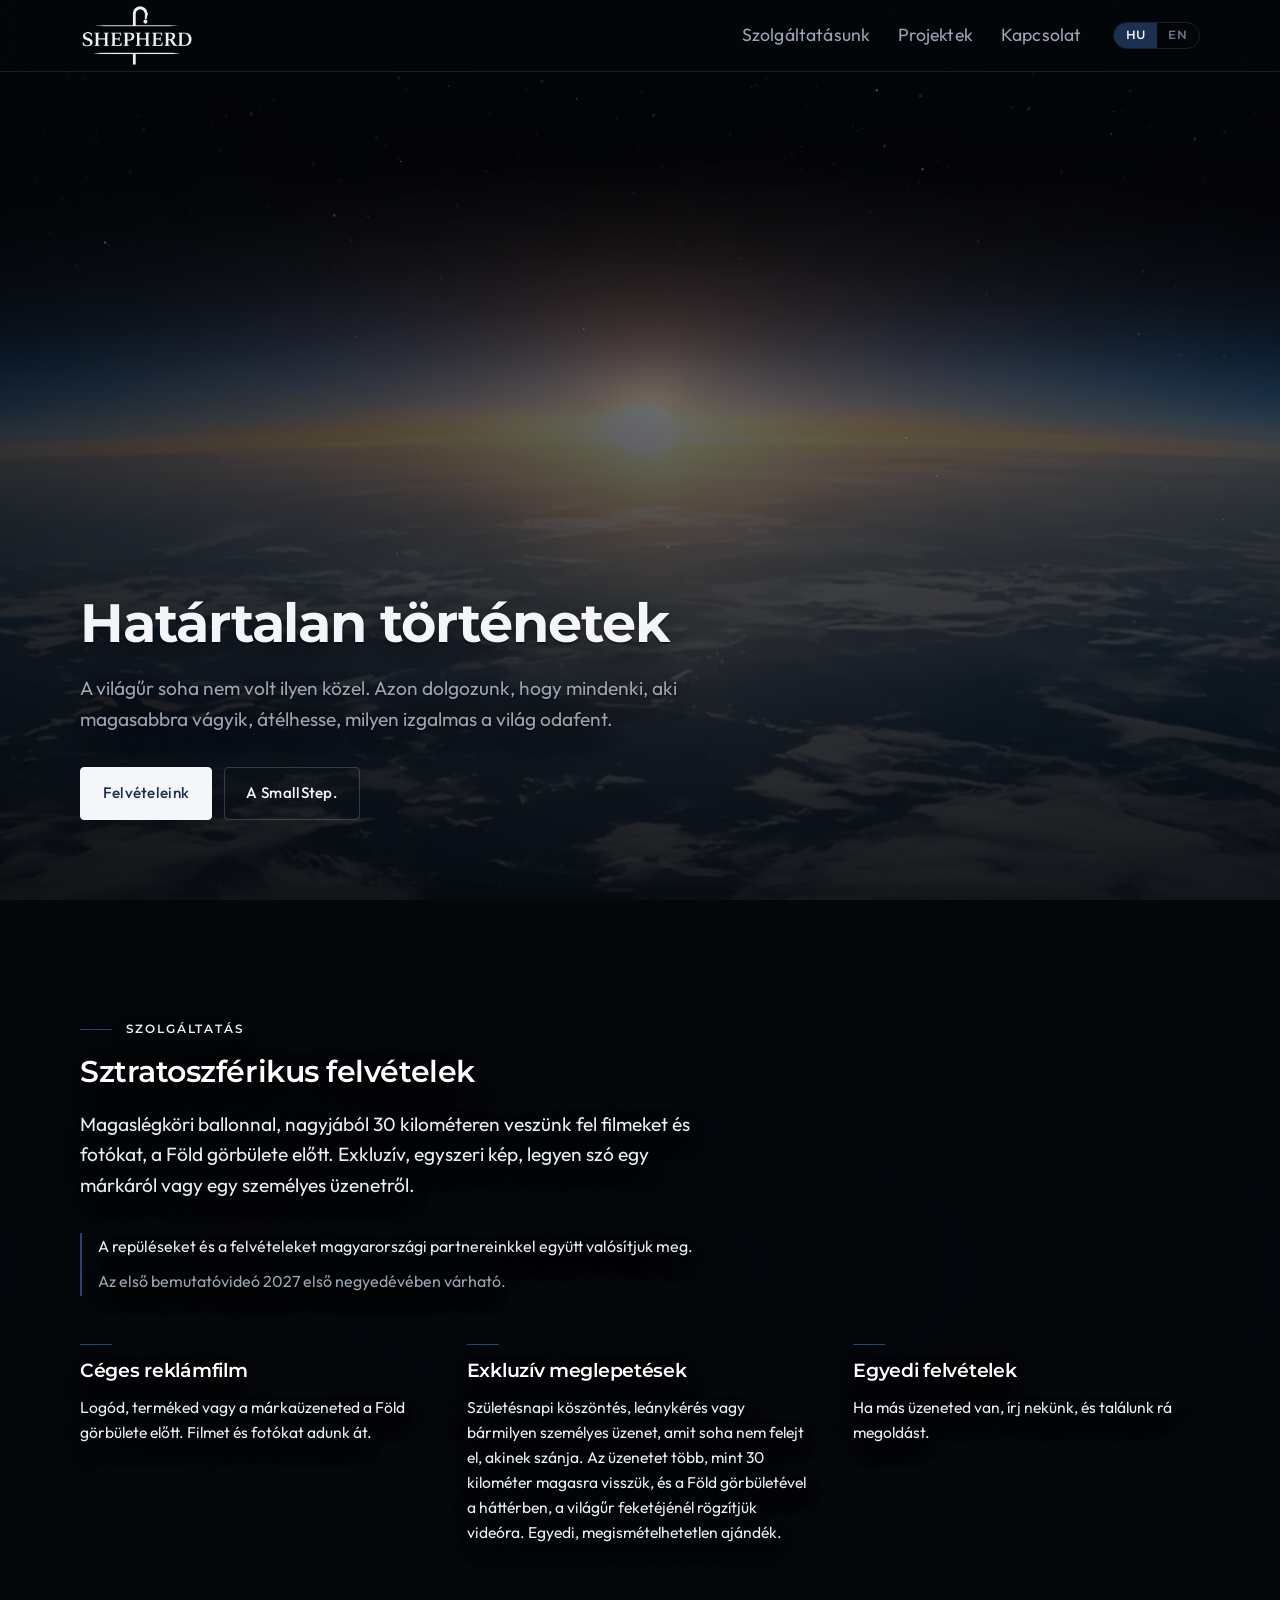
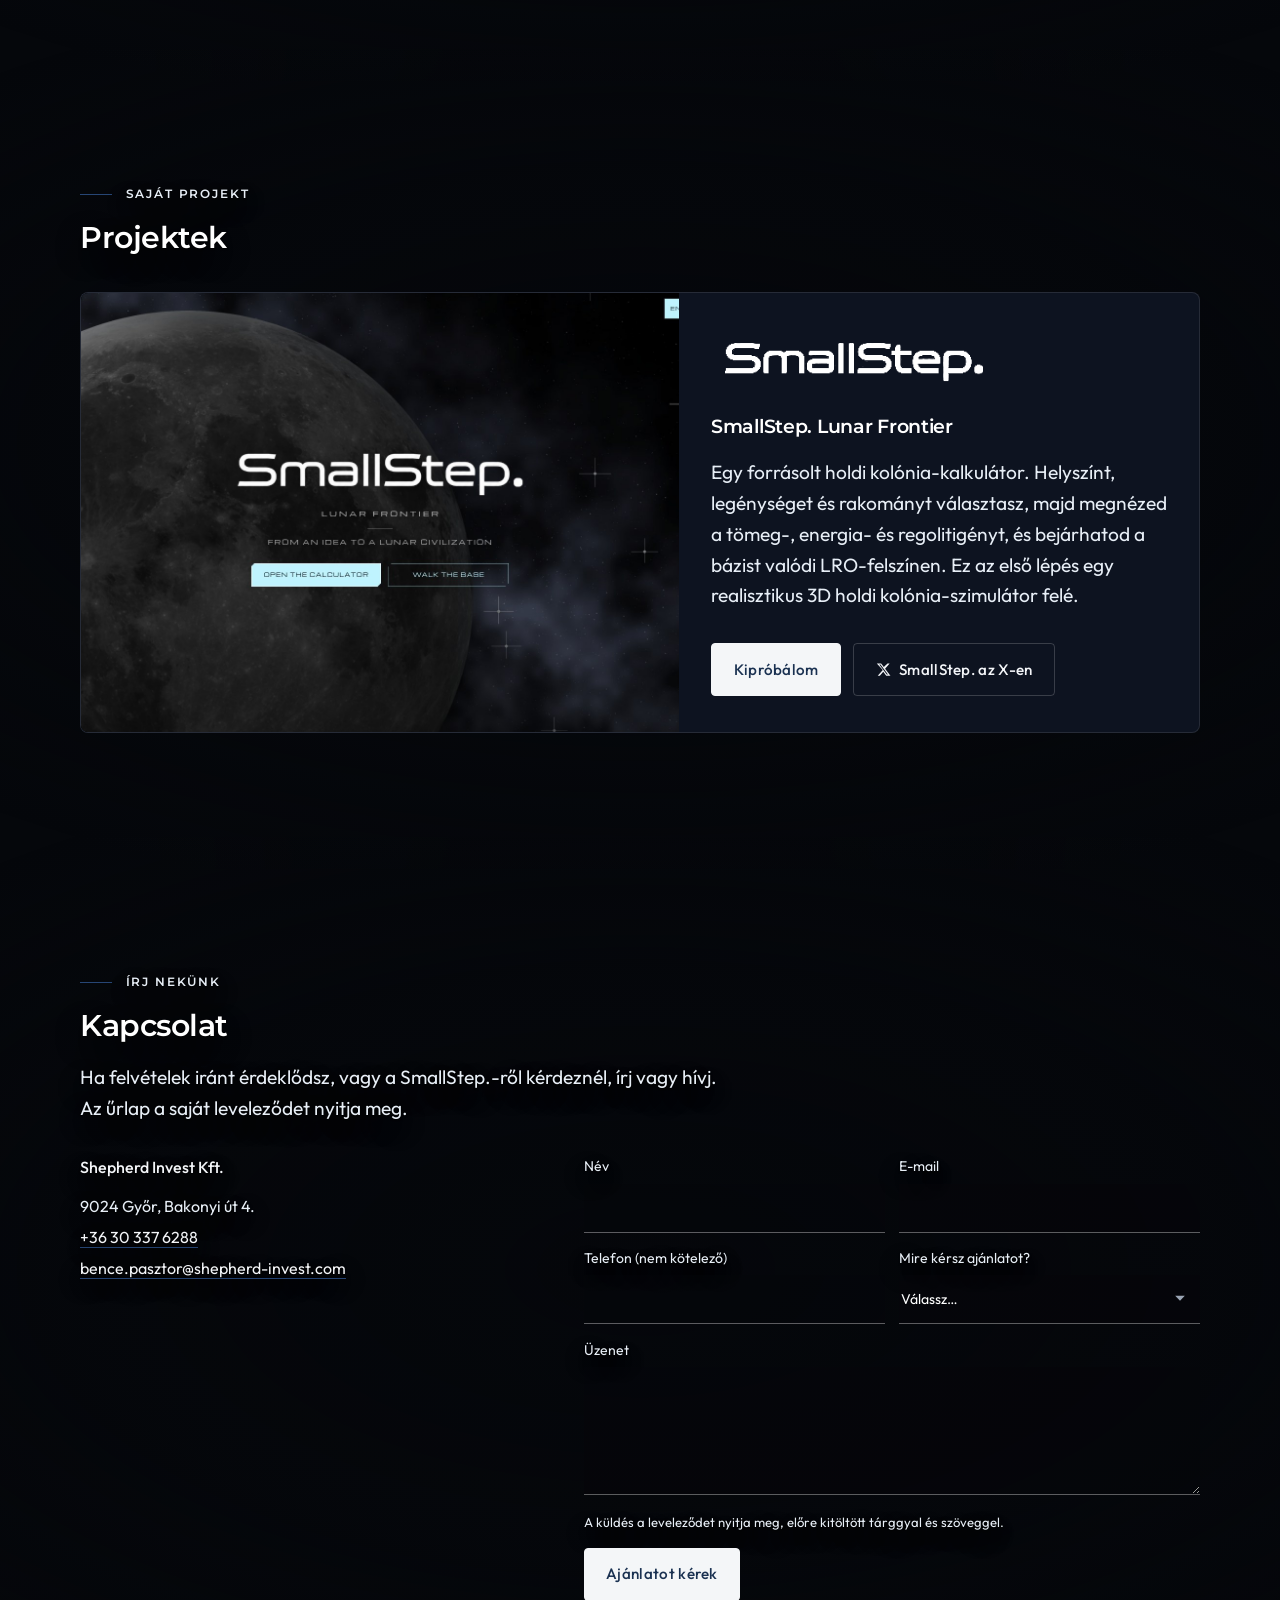
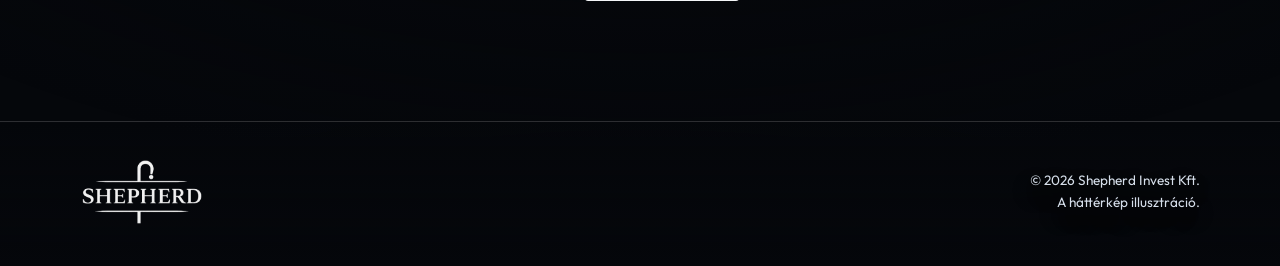
<file: index.html>
<!DOCTYPE html>
<html lang="hu">
<head>
  <meta charset="utf-8">
  <meta name="viewport" content="width=device-width, initial-scale=1">
  <title>Shepherd Invest | Sztratoszférikus felvételek és holdi projektek</title>
  <meta name="description" content="A Shepherd Invest Kft. magyar cég Győrből. Exkluzív sztratoszférikus filmeket készítünk partnereinkkel, és a SmallStep. holdi kolónia-kalkulátoron dolgozunk.">
  <link rel="canonical" href="https://shepherd-invest.com/">
  <meta property="og:type" content="website">
  <meta property="og:url" content="https://shepherd-invest.com/">
  <meta property="og:title" content="Shepherd Invest | Sztratoszférikus felvételek és holdi projektek">
  <meta property="og:description" content="A Shepherd Invest Kft. magyar cég Győrből. Exkluzív sztratoszférikus filmeket készítünk partnereinkkel, és a SmallStep. holdi kolónia-kalkulátoron dolgozunk.">
  <meta property="og:image" content="https://shepherd-invest.com/assets/og.jpg">
  <meta property="og:locale" content="hu_HU">
  <meta name="twitter:card" content="summary_large_image">
  <meta name="twitter:title" content="Shepherd Invest | Sztratoszférikus felvételek és holdi projektek">
  <meta name="twitter:description" content="A Shepherd Invest Kft. magyar cég Győrből. Exkluzív sztratoszférikus filmeket készítünk partnereinkkel, és a SmallStep. holdi kolónia-kalkulátoron dolgozunk.">
  <meta name="twitter:image" content="https://shepherd-invest.com/assets/og.jpg">
  <meta name="theme-color" content="#05070b">
  <link rel="icon" href="/favicon.ico" sizes="any">
  <link rel="icon" type="image/png" href="/assets/favicon.png">
  <link rel="apple-touch-icon" href="/assets/apple-touch-icon.png">
  <link rel="preconnect" href="https://fonts.googleapis.com">
  <link rel="preconnect" href="https://fonts.gstatic.com" crossorigin>
  <link href="https://fonts.googleapis.com/css2?family=Montserrat:wght@600;700&family=Outfit:wght@300;400;500;600&display=swap" rel="stylesheet">
  <link rel="stylesheet" href="/css/style.css?v=20261113r">
</head>
<body>
  <div class="earth-bg" id="earthBg" aria-hidden="true">
    <img class="earth-photo" id="earthPhoto" src="/assets/hero-2560.jpg" srcset="/assets/hero-2560.webp 2560w, /assets/hero-3840.webp 3840w" sizes="(max-width: 900px) 100vw, 180vw" alt="" width="2560" height="1440">
  </div>
  <canvas id="stars" aria-hidden="true"></canvas>

  <a class="skip" href="#main" data-i18n="nav.skip">Ugrás a tartalomra</a>

  <header class="header">
    <div class="header-inner">
      <a class="logo" href="#top">
        <img src="/assets/logo.png" width="767" height="419" alt="Shepherd">
      </a>
      <button class="nav-toggle" type="button" aria-expanded="false" data-i18n-aria="nav.menu" aria-label="Menü">
        <span></span><span></span><span></span>
      </button>
      <nav class="nav" aria-label="Primary">
        <a href="#filming" data-i18n="nav.filming">Szolgáltatásunk</a>
        <a href="#projects" data-i18n="nav.projects">Projektek</a>
        <a href="#contact" data-i18n="nav.contact">Kapcsolat</a>
        <div class="lang" role="group" aria-label="Language">
          <button type="button" data-lang="hu" aria-pressed="true">HU</button>
          <button type="button" data-lang="en" aria-pressed="false">EN</button>
        </div>
      </nav>
    </div>
  </header>

  <main id="main">
    <section class="hero" id="top">
      <div class="wrap">
        <div class="hero-copy">
          <h1 data-i18n="hero.title">Határtalan történetek</h1>
          <p class="lead" data-i18n="hero.lead">A világűr soha nem volt ilyen közel. Azon dolgozunk, hogy mindenki, aki magasabbra vágyik, átélhesse, milyen izgalmas a világ odafent.</p>
          <div class="btn-row">
            <a class="btn btn-primary" href="#filming" data-i18n="hero.cta1">Felvételeink</a>
            <a class="btn btn-ghost" href="#projects" data-i18n="hero.cta2">A SmallStep.</a>
          </div>
        </div>
      </div>
    </section>

    <section class="section" id="filming">
      <div class="wrap">
        <div class="reveal">
          <p class="kicker" data-i18n="film.kicker">Szolgáltatás</p>
          <h2 data-i18n="film.title">Sztratoszférikus felvételek</h2>
          <p class="lead" data-i18n="film.lead">Magaslégköri ballonnal, nagyjából 30 kilométeren veszünk fel filmeket és fotókat, a Föld görbülete előtt. Exkluzív, egyszeri kép, legyen szó egy márkáról vagy egy személyes üzenetről.</p>
          <div class="note">
            <p data-i18n="film.partners">A repüléseket és a felvételeket magyarországi partnereinkkel együtt valósítjuk meg.</p>
            <p class="muted" data-i18n="film.demo">Az első bemutatóvideó 2027 első negyedévében várható.</p>
          </div>
        </div>

        <div class="offers">
          <article class="card reveal">
            <h3 data-i18n="film.o1.t">Céges reklámfilm</h3>
            <p data-i18n="film.o1.x">Logód, terméked vagy a márkaüzeneted a Föld görbülete előtt. Filmet és fotókat adunk át.</p>
          </article>
          <article class="card reveal">
            <h3 data-i18n="film.o2.t">Exkluzív meglepetések</h3>
            <p data-i18n="film.o2.x">Születésnapi köszöntés, leánykérés vagy bármilyen személyes üzenet, amit soha nem felejt el, akinek szánja. Az üzenetet több, mint 30 kilométer magasra visszük, és a Föld görbületével a háttérben, a világűr feketéjénél rögzítjük videóra. Egyedi, megismételhetetlen ajándék.</p>
          </article>
          <article class="card reveal">
            <h3 data-i18n="film.o3.t">Egyedi felvételek</h3>
            <p data-i18n="film.o3.x">Ha más üzeneted van, írj nekünk, és találunk rá megoldást.</p>
          </article>
        </div>
      </div>
    </section>

    <section class="section" id="projects">
      <div class="wrap">
        <div class="reveal">
          <p class="kicker" data-i18n="proj.kicker">Saját projekt</p>
          <h2 data-i18n="proj.title">Projektek</h2>
        </div>
        <article class="project reveal">
          <div class="project-shot">
            <img src="/assets/smallstep-shot.jpg" alt="SmallStep. Lunar Frontier" width="1440" height="900" loading="lazy">
          </div>
          <div class="project-body">
            <img class="project-mark" src="/assets/smallstep-mark.png" alt="SmallStep." width="400" height="400">
            <h3 data-i18n="proj.name">SmallStep. Lunar Frontier</h3>
            <p class="lead" data-i18n="proj.body">Egy forrásolt holdi kolónia-kalkulátor. Helyszínt, legénységet és rakományt választasz, majd megnézed a tömeg-, energia- és regolitigényt, és bejárhatod a bázist valódi LRO-felszínen. Ez az első lépés egy realisztikus 3D holdi kolónia-szimulátor felé.</p>
            <div class="btn-row">
              <a class="btn btn-primary" data-smallstep-url href="https://smallstep.shepherd-invest.com/start/" target="_blank" rel="noopener noreferrer" data-i18n="proj.cta">Kipróbálom</a>
              <a class="btn btn-ghost" data-smallstep-x href="https://x.com/SmallStepLunar" target="_blank" rel="noopener noreferrer">
                <svg class="icon" viewBox="0 0 24 24" aria-hidden="true"><path fill="currentColor" d="M18.244 2.25h3.308l-7.227 8.26 8.502 11.24H16.17l-4.714-6.231-5.401 6.231H2.744l7.995-9.14L1.254 2.25H8.08l4.253 5.622L18.244 2.25zm-1.161 17.52h1.833L7.084 4.126H5.117z"/></svg>
                <span data-i18n="proj.x">SmallStep. az X-en</span>
              </a>
            </div>
          </div>
        </article>
      </div>
    </section>

    <section class="section" id="contact">
      <div class="wrap">
        <div class="reveal">
          <p class="kicker" data-i18n="contact.kicker">Írj nekünk</p>
          <h2 data-i18n="contact.title">Kapcsolat</h2>
          <p class="lead" data-i18n="contact.lead">Ha felvételek iránt érdeklődsz, vagy a SmallStep.-ről kérdeznél, írj vagy hívj. Az űrlap a saját leveleződet nyitja meg.</p>
        </div>
        <div class="contact-grid">
          <div class="contact-details reveal">
            <p class="name">Shepherd Invest Kft.</p>
            <p>9024 Győr, Bakonyi út 4.</p>
            <p><a href="tel:+36303376288">+36 30 337 6288</a></p>
            <p><a href="mailto:bence.pasztor@shepherd-invest.com">bence.pasztor@shepherd-invest.com</a></p>
          </div>
          <form id="quote-form" class="reveal" novalidate>
            <div class="form-row">
              <label>
                <span data-i18n="form.name">Név</span>
                <input class="field" type="text" name="name" required maxlength="200" autocomplete="name">
              </label>
              <label>
                <span data-i18n="form.email">E-mail</span>
                <input class="field" type="email" name="email" required maxlength="255" autocomplete="email">
              </label>
            </div>
            <div class="form-row">
              <label>
                <span data-i18n="form.phone">Telefon (nem kötelező)</span>
                <input class="field" type="tel" name="phone" maxlength="50" autocomplete="tel">
              </label>
              <label>
                <span data-i18n="form.service">Mire kérsz ajánlatot?</span>
                <select name="service" required>
                  <option value="" data-i18n="form.select">Válassz…</option>
                  <option value="corporate" data-i18n="form.s.corporate">Céges reklámfilm</option>
                  <option value="surprise" data-i18n="form.s.surprise">Exkluzív meglepetés</option>
                  <option value="other" data-i18n="form.s.other">Egyéb</option>
                </select>
              </label>
            </div>
            <label>
              <span data-i18n="form.message">Üzenet</span>
              <textarea name="message" required maxlength="5000"></textarea>
            </label>
            <p class="form-hint" data-i18n="form.hint">A küldés a leveleződet nyitja meg, előre kitöltött tárggyal és szöveggel.</p>
            <p id="form-error" class="form-hint" hidden style="color:#e8b4b4"></p>
            <div>
              <button class="btn btn-primary" type="submit" data-i18n="form.send">Ajánlatot kérek</button>
            </div>
          </form>
        </div>
      </div>
    </section>
  </main>

  <footer class="footer">
    <div class="wrap footer-inner">
      <a class="logo" href="#top">
        <img src="/assets/logo.png" width="767" height="419" alt="Shepherd">
      </a>
      <div class="footer-meta">
        <p data-i18n="foot.copy">© 2026 Shepherd Invest Kft.</p>
        <p class="footer-credit" data-i18n="foot.illu">A háttérkép illusztráció.</p>
      </div>
    </div>
  </footer>

  <script src="/js/main.js?v=20261113r"></script>
</body>
</html>
</file>
<file: css/style.css>
/* Shepherd Invest Kft. site styles. Brand navy #1a3151. */

:root {
  --bg: #05070b;
  --bg-2: #0a0f18;
  --bg-card: #0d1320;
  --navy: #1a3151;
  --navy-lift: #274675;
  --navy-soft: rgba(26, 49, 81, 0.55);
  --text: #f3f5f8;
  --muted: #9aa5b4;
  --faint: #6d7888;
  --line: rgba(255, 255, 255, 0.1);
  --line-strong: rgba(255, 255, 255, 0.18);
  --cream: #f4f6f8;
  --font-display: "Montserrat", system-ui, sans-serif;
  --font-body: "Outfit", system-ui, sans-serif;
  --max: 1120px;
  --pad: clamp(1.25rem, 4vw, 2.25rem);
  --radius: 6px;
  --header-h: 4.5rem;
}

*,
*::before,
*::after { box-sizing: border-box; }

html {
  scroll-behavior: smooth;
  background: var(--bg);
}

html, body {
  margin: 0;
  padding: 0;
  max-width: 100%;
  overflow-x: hidden;
}

body {
  font-family: var(--font-body);
  font-weight: 400;
  color: var(--text);
  background: var(--bg);
  line-height: 1.6;
  min-height: 100vh;
  -webkit-font-smoothing: antialiased;
}

img { max-width: 100%; height: auto; display: block; }
button, input, select, textarea { font: inherit; color: inherit; }
a { color: inherit; }

#stars {
  position: fixed;
  inset: 0;
  width: 100%;
  height: 100%;
  z-index: 1;
  pointer-events: none;
}

/* Fixed Earth behind the whole page. Not background-attachment (broken on iOS). */
.earth-bg {
  position: fixed;
  z-index: 0;
  left: 0;
  top: 0;
  width: 100%;
  height: 100vh;
  height: 100lvh;
  overflow: hidden;
  pointer-events: none;
  background: var(--bg);
}
.earth-bg::after {
  content: "";
  position: absolute;
  inset: 0;
  background: rgba(5, 7, 11, 0.36);
  pointer-events: none;
}
.earth-photo {
  position: absolute;
  width: 250%;
  height: 195%;
  left: -75%;
  top: -42%;
  max-width: none;
  object-fit: cover;
  object-position: 50% 40%;
  transform-origin: 50% 140%;
  will-change: transform, opacity;
}
@media (orientation: portrait) {
  .earth-photo {
    width: 410%;
    height: 215%;
    left: -155%;
    top: -44%;
  }
}

.skip {
  position: absolute;
  left: 1rem;
  top: -4rem;
  z-index: 80;
  background: var(--cream);
  color: var(--navy);
  padding: 0.5rem 0.9rem;
  border-radius: 4px;
  text-decoration: none;
  font-weight: 500;
}
.skip:focus { top: 1rem; }

/* ---------- Header ---------- */

.header {
  position: fixed;
  inset: 0 0 auto 0;
  z-index: 40;
  height: var(--header-h);
  display: flex;
  align-items: center;
  backdrop-filter: blur(16px);
  -webkit-backdrop-filter: blur(16px);
  background: rgba(5, 7, 11, 0.72);
  border-bottom: 1px solid var(--line);
}

.header-inner {
  width: 100%;
  max-width: calc(var(--max) + 2 * var(--pad));
  margin: 0 auto;
  padding: 0 var(--pad);
  display: flex;
  align-items: center;
  justify-content: space-between;
  gap: 1rem;
}

.logo {
  display: flex;
  align-items: center;
  flex-shrink: 0;
}
.logo img {
  height: 48px;
  width: auto;
}

.nav-toggle {
  display: none;
  width: 42px;
  height: 42px;
  border: 1px solid var(--line);
  background: transparent;
  border-radius: 4px;
  cursor: pointer;
  align-items: center;
  justify-content: center;
  flex-direction: column;
  gap: 5px;
  padding: 0;
}
.nav-toggle span {
  display: block;
  width: 18px;
  height: 1.5px;
  background: var(--text);
  transition: transform 0.2s, opacity 0.2s;
}
.nav-toggle[aria-expanded="true"] span:nth-child(1) { transform: translateY(6.5px) rotate(45deg); }
.nav-toggle[aria-expanded="true"] span:nth-child(2) { opacity: 0; }
.nav-toggle[aria-expanded="true"] span:nth-child(3) { transform: translateY(-6.5px) rotate(-45deg); }

.nav {
  display: flex;
  align-items: center;
  gap: 1.75rem;
}

.nav a {
  text-decoration: none;
  font-size: 0.92rem;
  font-weight: 400;
  color: var(--muted);
  letter-spacing: 0.01em;
  transition: color 0.15s;
}
.nav a:hover,
.nav a:focus-visible { color: var(--text); }

.lang {
  display: inline-flex;
  border: 1px solid var(--line);
  border-radius: 999px;
  overflow: hidden;
  margin-left: 0.25rem;
}
.lang button {
  appearance: none;
  border: 0;
  background: transparent;
  color: var(--faint);
  padding: 0.28rem 0.7rem;
  font-size: 0.72rem;
  font-family: var(--font-display);
  font-weight: 600;
  letter-spacing: 0.06em;
  cursor: pointer;
  line-height: 1.4;
}
.lang button[aria-pressed="true"] {
  background: var(--navy);
  color: var(--text);
}
.lang button:hover { color: var(--text); }

/* ---------- Layout ---------- */

main { position: relative; z-index: 2; background: transparent; }

.wrap {
  width: 100%;
  max-width: calc(var(--max) + 2 * var(--pad));
  margin: 0 auto;
  padding: 0 var(--pad);
}

.section {
  position: relative;
  padding: clamp(4.5rem, 10vw, 7.5rem) 0;
  background: transparent;
  color: #eef3f8;
}
.section .wrap,
.notfound .wrap {
  position: relative;
  z-index: 1;
}
.section::before,
.notfound::before {
  content: "";
  position: absolute;
  z-index: 0;
  left: -40vw;
  right: -40vw;
  top: -1rem;
  bottom: -1rem;
  pointer-events: none;
  background: radial-gradient(ellipse 55% 70% at 50% 48%, rgba(5, 7, 11, 0.78) 0%, rgba(5, 7, 11, 0.5) 46%, rgba(5, 7, 11, 0.16) 70%, rgba(5, 7, 11, 0) 82%);
}
.section h2,
.section h3,
.notfound h1 {
  color: #fff;
}
.section p,
.section .lead,
.section li,
.notfound p {
  color: #e7eef6;
}
.section,
.notfound,
.footer,
.hero-copy {
  text-shadow: 0 1px 2px rgba(0, 0, 0, 0.72), 0 10px 28px rgba(0, 0, 0, 0.45);
}
.btn,
input,
select,
textarea {
  text-shadow: none;
}

.kicker {
  font-family: var(--font-display);
  font-weight: 600;
  font-size: 0.72rem;
  letter-spacing: 0.16em;
  text-transform: uppercase;
  color: #c5d0de;
  margin: 0 0 1rem;
  display: flex;
  align-items: center;
  gap: 0.85rem;
}
.kicker::before {
  content: "";
  width: 2rem;
  height: 1px;
  background: var(--navy-lift);
  flex-shrink: 0;
}

h1, h2, h3 {
  font-family: var(--font-display);
  font-weight: 600;
  line-height: 1.2;
  letter-spacing: -0.015em;
  margin: 0;
}

h1 {
  font-size: clamp(1.7rem, 4.6vw, 3.35rem);
  line-height: 1.2;
}
.hero h1 {
  font-weight: 700;
  font-size: clamp(1.85rem, 4.4vw, 3.35rem);
  letter-spacing: -0.02em;
}

h2 {
  font-size: clamp(1.25rem, 2.8vw, 1.9rem);
}

h3 {
  font-size: 1.2rem;
  line-height: 1.35;
}

.lead {
  font-size: clamp(1.05rem, 1.6vw, 1.2rem);
  color: var(--muted);
  max-width: 40rem;
  margin: 1.1rem 0 0;
}

/* ---------- Buttons ---------- */

.btn-row {
  display: flex;
  flex-wrap: wrap;
  gap: 0.75rem;
  margin-top: 2rem;
}

.btn {
  display: inline-flex;
  align-items: center;
  justify-content: center;
  gap: 0.5rem;
  text-decoration: none;
  border-radius: 4px;
  padding: 0.85rem 1.35rem;
  font-size: 0.95rem;
  font-weight: 500;
  letter-spacing: 0.02em;
  border: 1px solid transparent;
  cursor: pointer;
  transition: background 0.15s, border-color 0.15s, color 0.15s, transform 0.15s;
}
.btn:active { transform: translateY(1px); }

.btn-primary {
  background: var(--cream);
  color: var(--navy);
  border-color: var(--cream);
}
.btn-primary:hover,
.btn-primary:focus-visible { background: #fff; }

.btn-ghost {
  background: transparent;
  color: var(--text);
  border-color: var(--line-strong);
}
.btn-ghost:hover,
.btn-ghost:focus-visible {
  border-color: #fff;
  background: rgba(255, 255, 255, 0.04);
}

.btn .icon {
  width: 0.95rem;
  height: 0.95rem;
  display: block;
}

/* ---------- Hero ---------- */

.hero {
  position: relative;
  min-height: 100svh;
  display: flex;
  align-items: flex-end;
  padding: calc(var(--header-h) + 2rem) 0 5rem;
  overflow: hidden;
  background: transparent;
}
.hero::before {
  content: "";
  position: absolute;
  inset: 0;
  z-index: 0;
  pointer-events: none;
  background:
    linear-gradient(180deg, rgba(5, 7, 11, 0.42) 0%, rgba(5, 7, 11, 0.12) 28%, rgba(5, 7, 11, 0.5) 62%, rgba(5, 7, 11, 0.82) 100%),
    linear-gradient(90deg, rgba(5, 7, 11, 0.5) 0%, rgba(5, 7, 11, 0.08) 52%, rgba(5, 7, 11, 0.32) 100%);
}

.hero .wrap { position: relative; z-index: 1; }

.hero-copy { max-width: 38rem; }

/* ---------- Callout / notes ---------- */

.note {
  margin: 2rem 0 0;
  padding: 0.1rem 0 0.1rem 1rem;
  border-left: 2px solid var(--navy-lift);
  background: none;
  color: #e7eef6;
  max-width: 42rem;
}
.note p { margin: 0; }
.note p + p { margin-top: 0.55rem; }
.note .muted { color: var(--muted); }

/* ---------- Offer cards ---------- */

.offers {
  display: grid;
  grid-template-columns: repeat(3, 1fr);
  gap: 2.25rem 2.5rem;
  margin-top: 3rem;
}

.card {
  background: none;
  border: 0;
  border-radius: 0;
  box-shadow: none;
  padding: 0;
  min-height: 0;
}
.card h3 {
  margin-bottom: 0.65rem;
  color: #fff;
}
.card h3::before {
  content: "";
  display: block;
  width: 2rem;
  height: 1px;
  background: var(--navy-lift);
  margin-bottom: 0.85rem;
}
.card p {
  margin: 0;
  color: #e7eef6;
  font-size: 0.98rem;
}

/* ---------- Projects ---------- */

.project {
  display: grid;
  grid-template-columns: 1.15fr 1fr;
  gap: 0;
  align-items: stretch;
  margin-top: 2.25rem;
  background: var(--bg-card);
  border: 1px solid var(--line);
  border-radius: 8px;
  overflow: hidden;
  padding: 0;
  text-shadow: none;
}

.project-shot {
  position: relative;
  min-height: 320px;
  background: #000;
}
.project-shot img {
  position: absolute;
  inset: 0;
  width: 100%;
  height: 100%;
  object-fit: cover;
  object-position: center;
  min-height: 0;
}

.project-body {
  padding: 2.25rem 2rem;
}
.project-mark {
  width: 220px;
  max-width: 70%;
  height: auto;
  margin: 0 0 1.15rem;
}

/* ---------- About ---------- */

.about-grid {
  display: grid;
  grid-template-columns: 1.3fr 0.9fr;
  gap: 3rem;
  align-items: start;
}

.about-panel {
  border: 1px solid var(--line);
  background: var(--bg-card);
  border-radius: var(--radius);
  padding: 1.75rem 1.5rem;
}
.about-panel .logo-block {
  margin-bottom: 1.25rem;
}
.about-panel .logo-block img {
  height: 72px;
  width: auto;
}
.about-panel dl { margin: 0; }
.about-panel dt {
  font-size: 0.75rem;
  letter-spacing: 0.08em;
  text-transform: uppercase;
  color: var(--faint);
  margin: 0.9rem 0 0.15rem;
}
.about-panel dt:first-of-type { margin-top: 0; }
.about-panel dd {
  margin: 0;
  color: var(--text);
}
.about-panel a {
  color: var(--text);
  text-decoration: none;
  border-bottom: 1px solid var(--navy-lift);
}
.about-panel a:hover { border-bottom-color: var(--text); }

/* ---------- Contact / form ---------- */

.contact-grid {
  display: grid;
  grid-template-columns: 0.85fr 1.15fr;
  gap: 3rem;
  align-items: start;
  margin-top: 2rem;
}

.contact-details p { margin: 0 0 0.35rem; color: #e7eef6; }
.contact-details a {
  color: var(--text);
  text-decoration: none;
  border-bottom: 1px solid var(--navy-lift);
}
.contact-details a:hover { border-bottom-color: var(--text); }
.contact-details .name {
  color: var(--text);
  font-weight: 500;
  margin-bottom: 0.8rem;
}

form {
  display: grid;
  gap: 0.9rem;
  background: none;
  border: 0;
  border-radius: 0;
  box-shadow: none;
  padding: 0;
}

label {
  display: grid;
  gap: 0.35rem;
  font-size: 0.88rem;
  color: #e7eef6;
}

.field,
select,
textarea {
  width: 100%;
  appearance: none;
  -webkit-appearance: none;
  background: rgba(5, 7, 11, 0.42);
  border: 0;
  border-bottom: 1px solid rgba(255, 255, 255, 0.35);
  border-radius: 0;
  padding: 0.8rem 0.15rem;
  color: #fff;
  outline: none;
}
select {
  background-image: url("data:image/svg+xml;utf8,<svg xmlns='http://www.w3.org/2000/svg' width='12' height='8' viewBox='0 0 12 8'><path fill='%239aa5b4' d='M1.2.8 6 5.8 10.8.8'/></svg>");
  background-repeat: no-repeat;
  background-position: right 0.85rem center;
  padding-right: 2.2rem;
}
.field:focus,
select:focus,
textarea:focus {
  border-color: var(--navy-lift);
  box-shadow: 0 0 0 3px rgba(26, 49, 81, 0.45);
}
textarea { resize: vertical; min-height: 8rem; }

.form-row {
  display: grid;
  grid-template-columns: 1fr 1fr;
  gap: 0.9rem;
}

.form-hint {
  margin: 0.2rem 0 0;
  font-size: 0.82rem;
  color: #d5deea;
}

/* ---------- Footer ---------- */

.footer {
  position: relative;
  z-index: 2;
  border-top: 1px solid rgba(255, 255, 255, 0.16);
  padding: 2.25rem 0 2.5rem;
  background: linear-gradient(180deg, rgba(5, 7, 11, 0) 0%, rgba(5, 7, 11, 0.55) 100%);
}
.footer-inner {
  display: flex;
  align-items: center;
  justify-content: space-between;
  gap: 1rem;
  flex-wrap: wrap;
}
.footer img { height: 40px; width: auto; }
.footer p {
  margin: 0;
  color: #d5deea;
  font-size: 0.85rem;
}
.footer-meta {
  margin-left: auto;
  text-align: right;
}
.footer-credit {
  width: auto;
  max-width: none;
  margin: 0.35rem 0 0;
  padding: 0;
  font-size: 0.75rem;
  color: #9aa8b8;
  text-align: right;
}

/* ---------- 404 ---------- */

.notfound {
  position: relative;
  min-height: 100svh;
  display: flex;
  align-items: center;
  padding: calc(var(--header-h) + 3rem) 0 4rem;
  background: transparent;
}
.notfound h1 { margin-bottom: 0.8rem; }

/* ---------- Reveal ---------- */

.reveal {
  opacity: 0;
  transform: translateY(22px);
  transition: opacity 0.7s ease, transform 0.7s ease;
}
.reveal.is-in { opacity: 1; transform: none; }

@media (prefers-reduced-motion: reduce) {
  html { scroll-behavior: auto; }
  .reveal { opacity: 1; transform: none; transition: none; }
  .earth-photo {
    transform: none !important;
    opacity: 1 !important;
  }
}

/* ---------- Focus ---------- */

:focus-visible {
  outline: 2px solid #c5d0de;
  outline-offset: 3px;
}
.lang button:focus-visible,
.nav-toggle:focus-visible { outline-offset: 2px; }

/* ---------- Responsive ---------- */

@media (max-width: 900px) {
  .logo img { height: 42px; }

  .nav-toggle { display: inline-flex; }

  .nav {
    display: none;
    position: absolute;
    top: var(--header-h);
    left: 0;
    right: 0;
    flex-direction: column;
    align-items: flex-start;
    gap: 0;
    background: rgba(5, 7, 11, 0.96);
    border-bottom: 1px solid var(--line);
    padding: 0.5rem var(--pad) 1.1rem;
  }
  .header.is-open .nav { display: flex; }
  .nav a {
    display: block;
    width: 100%;
    padding: 0.7rem 0;
    border-bottom: 1px solid var(--line);
  }
  .lang { margin: 0.9rem 0 0.2rem; }

  .offers,
  .project,
  .about-grid,
  .contact-grid,
  .form-row {
    grid-template-columns: 1fr;
  }

  .project-body { padding: 1.5rem var(--pad) 1.75rem; }
  .project-shot img { min-height: 200px; }

  .hero { min-height: 100svh; padding-bottom: 4.25rem; }
}

@media (max-width: 520px) {
  h1 { letter-spacing: 0.02em; }
  .offers { grid-template-columns: 1fr; }
}

/* Wider than the phone layout: larger logos and nav. Phones stay at the sizes above. */
@media (min-width: 901px) {
  .logo img { height: 62.4px; }
  .footer img { height: 67.6px; }
  .project-mark { width: 286px; }
  .nav a { font-size: 1.104rem; }
}
</file>
